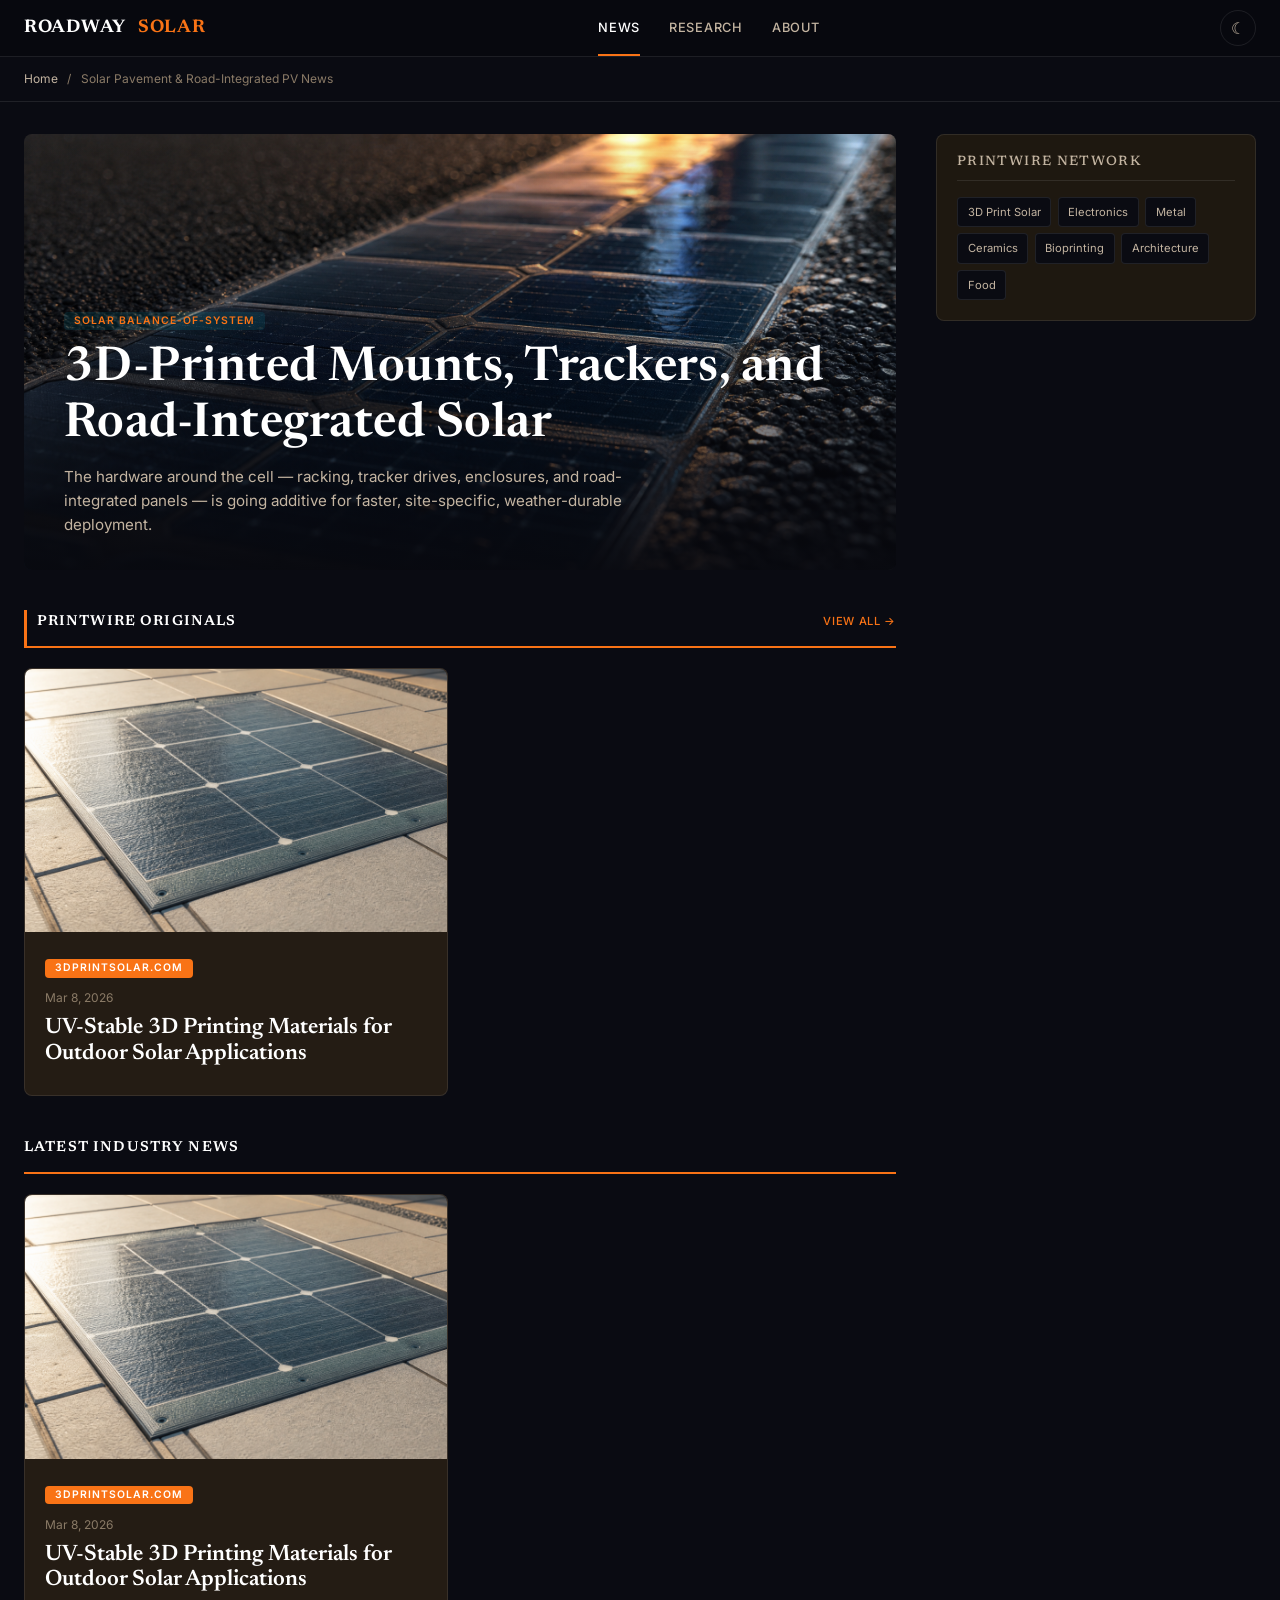
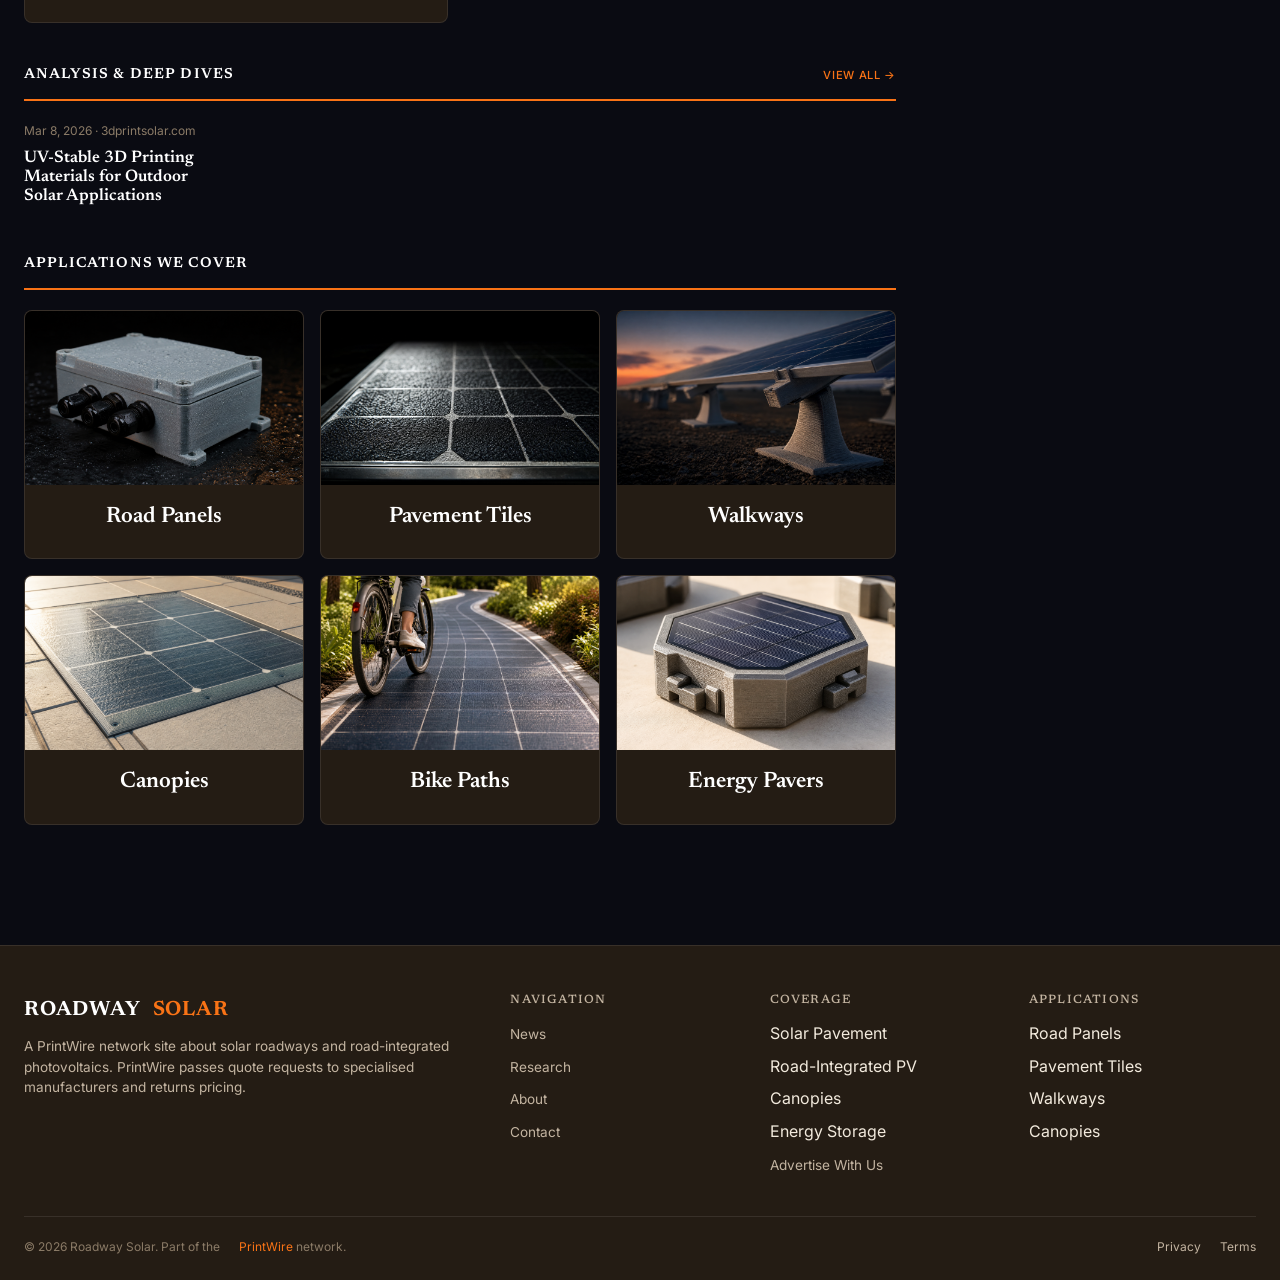
<file: static/index.html>
<!DOCTYPE html>
<html lang="en">
<head>
  <meta charset="UTF-8">
  <meta name="viewport" content="width=device-width, initial-scale=1.0">
  <meta name="description" content="Roadway Solar is a PrintWire network site about solar roadways and road-integrated photovoltaics. PrintWire passes quote requests to specialised manufacturers and returns pricing. PrintWire does not manufacture parts itself.">
  <title>Roadway Solar | Solar roadways and road-integrated photovoltaics</title>
  <link rel="preconnect" href="https://fonts.googleapis.com">
  <link rel="preconnect" href="https://fonts.gstatic.com" crossorigin>
  <link href="https://fonts.googleapis.com/css2?family=Newsreader:opsz,wght@6..72,500;6..72,600;6..72,700&family=Inter:wght@400;500;600&display=swap" rel="stylesheet">
  <link rel="stylesheet" href="css/editorial.css">
  <link rel="icon" type="image/svg+xml" href="/favicon.svg">
  <meta property="og:type" content="website">
  <meta property="og:title" content="Roadway Solar | Solar roadways and road-integrated photovoltaics">
  <meta property="og:description" content="Roadway Solar is a PrintWire network site about solar roadways and road-integrated photovoltaics. PrintWire passes quote requests to specialised manufacturers and returns pricing. PrintWire does not manufacture parts itself.">
  <meta property="og:image" content="https://roadwaysolar.com/images/rb01_hero_roadsolar.png">
  <meta property="og:url" content="https://roadwaysolar.com/">
  <meta name="twitter:card" content="summary_large_image">
  <meta name="twitter:image" content="https://roadwaysolar.com/images/rb01_hero_roadsolar.png">
</head>
<body>

<header class="ed-header">
  <div class="ed-header-inner">
    <a href="index.html" class="ed-logo">
      ROADWAY&nbsp;<span class="ed-logo-accent">SOLAR</span>
    </a>
    <button class="ed-nav-toggle" aria-label="Menu" onclick="document.querySelector('.ed-nav').classList.toggle('open')">&#9776;</button>
    <nav class="ed-nav">
      <a href="index.html" class="active">News</a>
      <a href="/articles/">Research</a>
      <a href="about.html">About</a>
    </nav>
    <button class="ed-theme-toggle" id="themeToggle" aria-label="Toggle light/dark mode" title="Toggle light/dark mode">&#9790;</button>
  </div>
</header>

<div class="ed-breadcrumbs">
  <a href="index.html">Home</a> <span>/</span> Solar Pavement &amp; Road-Integrated PV News
</div>

<div class="ed-layout">
  <div class="ed-main">

    <article class="ed-hero">
      <img src="images/rb01_hero_roadsolar.png" alt="Solar Balance-of-System">
      <div class="ed-hero-overlay"></div>
      <div class="ed-hero-content">
        <span class="ed-badge">Solar Balance-of-System</span>
        <h1>3D-Printed Mounts, Trackers, and Road-Integrated Solar</h1>
        <p class="ed-hero-excerpt">The hardware around the cell — racking, tracker drives, enclosures, and road-integrated panels — is going additive for faster, site-specific, weather-durable deployment.</p>
      </div>
    </article>


    <div class="ed-section-label" style="border-left:3px solid var(--accent);padding-left:0.6rem;">
      PrintWire Originals
      <a href="/articles/">View All &rarr;</a>
    </div>
    <div class="ed-card-grid" id="pwOriginals">
      <div style="grid-column:1/-1;text-align:center;padding:2rem;color:var(--text-faint);">Loading PrintWire articles…</div>
    </div>

    <div class="ed-section-label">
      Latest Industry News
      
    </div>
    <div class="ed-card-grid" id="newsGrid">
      <div style="grid-column: 1/-1; text-align:center; padding:2rem; color:var(--text-faint);">Loading latest news…</div>
    </div>

    <div class="ed-section-label">
      Analysis &amp; Deep Dives
      <a href="/articles/">View All &rarr;</a>
    </div>
    <div class="ed-list" id="pwDeepDives">
      <div style="padding:1.5rem;color:var(--text-faint);">Loading analysis…</div>
    </div>

    <div class="ed-section-label">
      Applications We Cover
    </div>
    <div class="ed-card-grid" style="grid-template-columns: repeat(3, 1fr); gap: 1rem; margin-bottom: 2.5rem;">
      <div class="ed-card" style="text-align:center;">
        <img class="ed-card-img" src="images/rb05_junction_box.png" alt="Road Panels">
        <div class="ed-card-body"><h3>Road Panels</h3></div>
      </div>
      <div class="ed-card" style="text-align:center;">
        <img class="ed-card-img" src="images/rb06_road_panel.png" alt="Pavement Tiles">
        <div class="ed-card-body"><h3>Pavement Tiles</h3></div>
      </div>
      <div class="ed-card" style="text-align:center;">
        <img class="ed-card-img" src="images/rb07_install_field.png" alt="Walkways">
        <div class="ed-card-body"><h3>Walkways</h3></div>
      </div>
      <div class="ed-card" style="text-align:center;">
        <img class="ed-card-img" src="images/r01_road_panel.png" alt="Canopies">
        <div class="ed-card-body"><h3>Canopies</h3></div>
      </div>
      <div class="ed-card" style="text-align:center;">
        <img class="ed-card-img" src="images/r06_bike_path.png" alt="Bike Paths">
        <div class="ed-card-body"><h3>Bike Paths</h3></div>
      </div>
      <div class="ed-card" style="text-align:center;">
        <img class="ed-card-img" src="images/r09_energy_paver.png" alt="Energy Pavers">
        <div class="ed-card-body"><h3>Energy Pavers</h3></div>
      </div>
    </div>


  </div>

  <aside class="ed-sidebar">





    <div class="ed-sidebar-block">
      <h4>PrintWire Network</h4>
      <div class="ed-network-links">
        <a href="https://3dprintsolar.com">3D Print Solar</a>
        <a href="https://3dprintcircuitry.com">Electronics</a>
        <a href="https://dmls3d.com">Metal</a>
        <a href="https://3dprintceramics.com">Ceramics</a>
        <a href="https://3dprinttissue.com">Bioprinting</a>
        <a href="https://3dprintarchitecture.com">Architecture</a>
        <a href="https://3dprintfood.com">Food</a>
      </div>
    </div>


  </aside>
</div>

<footer class="ed-footer">
  <div class="ed-footer-inner">
    <div class="ed-footer-brand">
      <div class="ed-logo" style="font-size:1.3rem; margin-bottom: 0.5rem;">ROADWAY&nbsp;<span class="ed-logo-accent">SOLAR</span></div>
      <p>A PrintWire network site about solar roadways and road-integrated photovoltaics. PrintWire passes quote requests to specialised manufacturers and returns pricing.</p>
    </div>
    <div>
      <h4>Navigation</h4>
      <ul>
        <li><a href="index.html">News</a></li>
        <li><a href="/articles/">Research</a></li>
        <li><a href="about.html">About</a></li>
        <li><a href="contact.html">Contact</a></li>
      </ul>
    </div>
    <div>
      <h4>Coverage</h4>
      <ul>
        <li>Solar Pavement</li>
        <li>Road-Integrated PV</li>
        <li>Canopies</li>
        <li>Energy Storage</li>
        <li><a href="advertise.html">Advertise With Us</a></li>
      </ul>
    </div>
    <div>
      <h4>Applications</h4>
      <ul>
        <li>Road Panels</li>
        <li>Pavement Tiles</li>
        <li>Walkways</li>
        <li>Canopies</li>
      </ul>
    </div>
  </div>
  <div class="ed-footer-bottom">
    <span>&copy; 2026 Roadway Solar. Part of the <a href="https://3dprint.space" style="color:var(--accent);">PrintWire</a> network.</span>
    <span>
      <a href="/privacy.html">Privacy</a>
      <a href="/terms.html">Terms</a>
    </span>
  </div>
</footer>

<script>
document.querySelector('.ed-nav-toggle')?.addEventListener('click', () => {
  document.querySelector('.ed-nav').classList.toggle('open');
});

(function() {
  const btn = document.getElementById('themeToggle');
  const root = document.documentElement;
  function setTheme(theme) {
    root.setAttribute('data-theme', theme);
    localStorage.setItem('ed-theme', theme);
    btn.innerHTML = theme === 'dark' ? '&#9790;' : '&#9728;';
    btn.title = theme === 'dark' ? 'Switch to light mode' : 'Switch to dark mode';
  }
  const saved = localStorage.getItem('ed-theme');
  setTheme(saved || 'dark');
  btn.addEventListener('click', () => {
    const current = root.getAttribute('data-theme') || 'light';
    setTheme(current === 'dark' ? 'light' : 'dark');
  });
})();

(function() {
  var grid = document.getElementById('newsGrid');
  var orig = document.getElementById('pwOriginals');

  var feeds = [
    { url: 'https://news.google.com/rss/search?q=solar+roadway+pavement+photovoltaic&hl=en-US&gl=US&ceid=US:en', name: 'Google News' },
    { url: 'https://news.google.com/rss/search?q=solar+road+panel+walkable+driveable&hl=en-US&gl=US&ceid=US:en', name: 'Google News' },
    { url: 'https://news.google.com/rss/search?q=road+integrated+photovoltaics+canopy&hl=en-US&gl=US&ceid=US:en', name: 'Google News' },
    { url: 'https://3dprintingindustry.com/feed/', name: '3DPI' }
  ];

    function bestImg(item){
    var raw = '';
    var html = item.content || item.description || '';
    var m = html.match(/<img[^>]+src=["']([^"'>]+)["']/i);
    if (m) raw = m[1];
    if (!raw) raw = (item.enclosure && item.enclosure.link) || item.thumbnail || '';
    if (!raw) return '';
    var full = raw.replace(/-\d{2,4}x\d{2,4}(?=\.(jpg|jpeg|png|webp|gif)(\?|$))/i, '');
    return 'https://wsrv.nl/?url=' + encodeURIComponent(full) + '&w=800&h=534&fit=cover&a=attention&output=jpg&q=82';
  }
  var api = 'https://api.rss2json.com/v1/api.json?rss_url=';
  var rss = [];
  var localArts = [];
  var loaded = 0;
  var total = feeds.length;
  var fallbackImgs = ['images/r01_road_panel.png','images/r02_hex_tile.png','images/r03_walkway.png','images/r04_led_marker.png','images/r05_parking_canopy.png','images/r06_bike_path.png','images/r07_antislip_pv.png','images/r08_road_install.png','images/r09_energy_paver.png'];

  function stripHtml(html) {
    var d = document.createElement('div'); d.innerHTML = html;
    return d.textContent || '';
  }
  function esc(s) {
    var d = document.createElement('div'); d.appendChild(document.createTextNode(s));
    return d.innerHTML;
  }
  function card(a, i) {
    var img = a.img || fallbackImgs[i % fallbackImgs.length];
    var fb = fallbackImgs[(i+1) % fallbackImgs.length];
    var open = a.local
      ? 'onclick="location.href=\'' + esc(a.link) + '\'"'
      : 'onclick="window.open(\'' + esc(a.link) + '\',\'_blank\',\'noopener\')"';
    var linkAttrs = a.local ? 'href="' + esc(a.link) + '"'
      : 'href="' + esc(a.link) + '" target="_blank" rel="noopener"';
    var badge = a.local
      ? '<span class="ed-badge" style="background:var(--accent);color:#fff;">' + esc(a.source) + '</span>'
      : '<span class="ed-badge">' + esc(a.source) + '</span>';
    return '<article class="ed-card" style="cursor:pointer" ' + open + '>' +
      '<img class="ed-card-img" src="' + esc(img) + '" alt="" loading="lazy" onerror="this.onerror=null;this.src=\'' + fb + '\'">' +
      '<div class="ed-card-body">' + badge +
        '<div class="ed-card-meta">' + esc(a.dateStr || '') + '</div>' +
        '<h3><a ' + linkAttrs + ' onclick="event.stopPropagation()">' + esc(a.title) + '</a></h3>' +
        '<p class="ed-card-excerpt">' + esc(a.desc) + '</p>' +
      '</div></article>';
  }

  var localReady = fetch('network.json', { cache: 'no-store' })
    .then(function(r){ return r.ok ? r.json() : []; })
    .then(function(items){
      (items || []).forEach(function(it, i){
        localArts.push({ title: it.title, link: it.url, desc: it.summary || '',
          date: it.iso, dateStr: it.date, source: (it.origin || 'PrintWire'), local: true,
          img: it.img || fallbackImgs[i % fallbackImgs.length] });
      });
      if (orig) {
        orig.innerHTML = localArts.length
          ? localArts.slice(0, 6).map(card).join('')
          : '<div style="grid-column:1/-1;padding:1.5rem;color:var(--text-faint);">New PrintWire articles will appear here as they publish.</div>';
      }
    })
    .catch(function(){ if (orig) orig.innerHTML = ''; });

  var timeout = setTimeout(finish, 8000);
  feeds.forEach(function(feed) {
    fetch(api + encodeURIComponent(feed.url))
      .then(function(r){ return r.json(); })
      .then(function(data){
        if (data.status === 'ok' && data.items) {
          data.items.forEach(function(item){
            rss.push({ title: item.title, link: item.link,
              desc: stripHtml(item.description).substring(0,140) + '…',
              date: item.pubDate, source: feed.name, local: false,
              img: bestImg(item) });
          });
        }
      })
      .catch(function(){})
      .then(function(){ loaded++; if (loaded === total) { clearTimeout(timeout); finish(); } });
  });

  var done = false;
  function finish(){ if (done) return; done = true; localReady.then(render); }
  function render(){
    if (!grid) return;
    var merged = localArts.concat(rss);
    merged.forEach(function(a){ if (!a.dateStr && a.date) a.dateStr = new Date(a.date).toLocaleDateString('en-US',{year:'numeric',month:'short',day:'numeric'}); });
    merged.sort(function(a,b){ return new Date(b.date) - new Date(a.date); });
    var top = merged.slice(0, 8);
    grid.innerHTML = top.length
      ? top.map(card).join('')
      : '<div style="grid-column:1/-1;text-align:center;padding:2rem;color:var(--text-faint);">Unable to load news.</div>';
  }
})();

// -- Analysis & Deep Dives: PrintWire catalog in list format --
(function(){
  var box = document.getElementById('pwDeepDives');
  if (!box) return;
  function esc(s){var d=document.createElement('div');d.appendChild(document.createTextNode(s==null?'':s));return d.innerHTML;}
  var empty = '<div style="padding:1.5rem;color:var(--text-faint);">In-depth analysis and deep dives are on the way — check back soon.</div>';
  fetch('network.json',{cache:'no-store'})
    .then(function(r){ return r.ok ? r.json() : []; })
    .then(function(items){
      items = (items || []).slice();
      items.sort(function(a,b){ return (b.iso||'').localeCompare(a.iso||''); });
      if (!items.length){ box.innerHTML = empty; return; }
      box.innerHTML = items.slice(0,8).map(function(a){
        var img = a.img ? '<img src="'+esc(a.img)+'" alt="" loading="lazy">' : '';
        var meta = esc(a.date||'') + (a.origin ? ' · '+esc(a.origin) : '');
        return '<article class="ed-list-item">'+img+'<div>'+
          '<div class="ed-card-meta">'+meta+'</div>'+
          '<h3><a href="'+esc(a.url)+'">'+esc(a.title)+'</a></h3>'+
          '<p class="ed-card-excerpt">'+esc(a.summary||'')+'</p>'+
          '</div></article>';
      }).join('');
    })
    .catch(function(){ box.innerHTML = empty; });
})();
</script>
</body>
</html>
</file>
<file: static/css/editorial.css>
/* ============================================
   3dprintmetal.com — Editorial Layout
   Inspired by 3dnatives.com, modernized
   ============================================ */

/* ── Shared Tokens ───────────────────────────── */
:root {
  --accent: #00a8cc;
  --accent-dark: #008fad;
  --accent-dim: rgba(0,168,204,0.12);
  --red: #e53e3e;
  --radius: 8px;
  --radius-sm: 4px;
  --font-display: 'Oswald', sans-serif;
  --font-body: 'Inter', sans-serif;
  --transition: 0.25s cubic-bezier(0.4,0,0.2,1);
}

/* ── Dark Mode (default) ─────────────────────── */
:root, [data-theme="dark"] {
  --bg: #08090f;
  --bg-surface: #0e1019;
  --bg-card: #141620;
  --bg-card-hover: #1a1d2e;
  --bg-sidebar: #0f1118;
  --text: #e2e4e8;
  --text-dim: #8a8f9d;
  --text-faint: #555a68;
  --heading: #ffffff;
  --border: rgba(255,255,255,0.06);
  --border-accent: rgba(0,168,204,0.2);
  --shadow: 0 1px 3px rgba(0,0,0,0.4);
  --shadow-hover: 0 8px 24px rgba(0,0,0,0.5);
  --header-bg: rgba(8,9,15,0.92);
  --badge-bg: rgba(0,168,204,0.12);
  --input-bg: #0a0b12;
}

/* ── Light Mode ──────────────────────────────── */
[data-theme="light"] {
  --accent: #0077a8;
  --accent-dark: #005f85;
  --accent-dim: rgba(0,119,168,0.08);
  --bg: #f5f6f8;
  --bg-surface: #ffffff;
  --bg-card: #ffffff;
  --bg-card-hover: #f0f1f3;
  --bg-sidebar: #fafbfc;
  --text: #2d3748;
  --text-dim: #5a6577;
  --text-faint: #8e96a4;
  --heading: #1a202c;
  --border: rgba(0,0,0,0.08);
  --border-accent: rgba(0,119,168,0.2);
  --shadow: 0 1px 3px rgba(0,0,0,0.06);
  --shadow-hover: 0 8px 24px rgba(0,0,0,0.1);
  --header-bg: rgba(255,255,255,0.95);
  --badge-bg: rgba(0,119,168,0.08);
  --input-bg: #f0f1f3;
}

/* System preference when no manual choice */
@media (prefers-color-scheme: light) {
  :root:not([data-theme]) {
    --accent: #0077a8;
    --accent-dark: #005f85;
    --accent-dim: rgba(0,119,168,0.08);
    --bg: #f5f6f8;
    --bg-surface: #ffffff;
    --bg-card: #ffffff;
    --bg-card-hover: #f0f1f3;
    --bg-sidebar: #fafbfc;
    --text: #2d3748;
    --text-dim: #5a6577;
    --text-faint: #8e96a4;
    --heading: #1a202c;
    --border: rgba(0,0,0,0.08);
    --border-accent: rgba(0,119,168,0.2);
    --shadow: 0 1px 3px rgba(0,0,0,0.06);
    --shadow-hover: 0 8px 24px rgba(0,0,0,0.1);
    --header-bg: rgba(255,255,255,0.95);
    --badge-bg: rgba(0,119,168,0.08);
    --input-bg: #f0f1f3;
  }
}

/* ── Reset ───────────────────────────────────── */
*,*::before,*::after { margin:0;padding:0;box-sizing:border-box; }
html { scroll-behavior:smooth; font-size:16px; }
body {
  font-family: var(--font-body);
  color: var(--text);
  background: var(--input-bg);
  line-height: 1.65;
  -webkit-font-smoothing: antialiased;
  overflow-x: hidden;
}
a { color: inherit; text-decoration: none; }
img { max-width: 100%; display: block; }

/* ── Typography ──────────────────────────────── */
h1,h2,h3,h4 { font-family: var(--font-display); font-weight: 600; line-height: 1.15; color: var(--heading); }
h1 { font-size: clamp(2rem, 5vw, 3rem); letter-spacing: 0.01em; }
h2 { font-size: clamp(1.5rem, 3.5vw, 2.2rem); }
h3 { font-size: clamp(1.1rem, 2vw, 1.4rem); }
h4 { font-size: 0.85rem; text-transform: uppercase; letter-spacing: 0.1em; color: var(--text-dim); font-weight: 500; }

/* ── Header ──────────────────────────────────── */
.ed-header {
  position: sticky; top: 0; z-index: 100;
  background: var(--header-bg);
  backdrop-filter: blur(16px);
  border-bottom: 1px solid var(--border);
}
.ed-header-inner {
  max-width: 1280px;
  margin: 0 auto;
  display: flex;
  align-items: center;
  justify-content: space-between;
  padding: 0 1.5rem;
  height: 56px;
}
.ed-logo {
  font-family: var(--font-display);
  font-size: 1.15rem;
  font-weight: 700;
  color: var(--heading);
  letter-spacing: 0.04em;
  display: flex; align-items: center; gap: 0.5rem;
}
.ed-logo-accent { color: var(--accent); }
.ed-nav { display: flex; gap: 0; align-items: center; }
.ed-nav a {
  padding: 0 0.9rem;
  font-size: 0.8rem;
  font-weight: 500;
  color: var(--text-dim);
  text-transform: uppercase;
  letter-spacing: 0.06em;
  transition: color var(--transition);
  line-height: 56px;
  position: relative;
}
.ed-nav a:hover, .ed-nav a.active { color: var(--heading); }
.ed-nav a.active::after {
  content: ''; position: absolute; bottom: 0; left: 0.9rem; right: 0.9rem;
  height: 2px; background: var(--accent);
}
.ed-nav-toggle {
  display: none; background: none; border: none; color: var(--text);
  font-size: 1.5rem; cursor: pointer; padding: 0.5rem;
}

/* Theme toggle */
.ed-theme-toggle {
  background: none; border: 1px solid var(--border);
  color: var(--text-dim); cursor: pointer;
  width: 36px; height: 36px;
  border-radius: 50%;
  display: flex; align-items: center; justify-content: center;
  font-size: 1rem;
  transition: all var(--transition);
  margin-left: 0.5rem;
  flex-shrink: 0;
}
.ed-theme-toggle:hover { border-color: var(--accent); color: var(--accent); }

/* ── Breadcrumbs ─────────────────────────────── */
.ed-breadcrumbs {
  max-width: 1280px; margin: 0 auto;
  padding: 0.75rem 1.5rem;
  font-size: 0.75rem;
  color: var(--text-faint);
  border-bottom: 1px solid var(--border);
}
.ed-breadcrumbs a { color: var(--text-dim); transition: color var(--transition); }
.ed-breadcrumbs a:hover { color: var(--accent); }
.ed-breadcrumbs span { margin: 0 0.4rem; }

/* ── Layout ──────────────────────────────────── */
.ed-layout {
  max-width: 1280px;
  margin: 0 auto;
  display: grid;
  grid-template-columns: 1fr 320px;
  gap: 2.5rem;
  padding: 2rem 1.5rem;
  align-items: start;
}
.ed-main { min-width: 0; }
.ed-sidebar { position: sticky; top: 72px; }

/* ── Hero / Featured Story ───────────────────── */
.ed-hero {
  margin-bottom: 2.5rem;
  position: relative;
  border-radius: var(--radius);
  overflow: hidden;
  background: var(--bg-card);
}
.ed-hero img {
  width: 100%;
  aspect-ratio: 16/8;
  object-fit: cover;
  display: block;
}
.ed-hero-overlay {
  position: absolute; inset: 0;
  background: linear-gradient(0deg, rgba(8,9,15,0.95) 0%, rgba(8,9,15,0.3) 50%, transparent 100%);
}
[data-theme="light"] .ed-hero-overlay {
  background: linear-gradient(0deg, rgba(245,246,248,0.97) 0%, rgba(245,246,248,0.4) 50%, transparent 100%);
}
.ed-hero-content {
  position: absolute;
  bottom: 0; left: 0; right: 0;
  padding: 2rem 2.5rem;
}
.ed-hero .ed-badge { margin-bottom: 0.75rem; }
.ed-hero h1 { margin-bottom: 0.5rem; }
.ed-hero h1 a { color: var(--heading); transition: color var(--transition); }
.ed-hero h1 a:hover { color: var(--accent); }
.ed-hero-meta {
  font-size: 0.8rem;
  color: var(--text-dim);
  display: flex; gap: 1rem; align-items: center;
}
.ed-hero-excerpt {
  margin-top: 0.75rem;
  font-size: 0.95rem;
  color: var(--text-dim);
  line-height: 1.6;
  max-width: 600px;
}

/* ── Badge / Tag ─────────────────────────────── */
.ed-badge {
  display: inline-block;
  font-size: 0.65rem;
  font-weight: 600;
  text-transform: uppercase;
  letter-spacing: 0.1em;
  padding: 0.25rem 0.6rem;
  border-radius: var(--radius-sm);
  background: var(--badge-bg);
  color: var(--accent);
  line-height: 1;
}
.ed-badge.red { background: rgba(255,68,68,0.12); color: var(--red); }

/* ── Section Label ───────────────────────────── */
.ed-section-label {
  font-family: var(--font-display);
  font-size: 0.9rem;
  font-weight: 600;
  text-transform: uppercase;
  letter-spacing: 0.08em;
  color: var(--heading);
  margin-bottom: 1.25rem;
  padding-bottom: 0.75rem;
  border-bottom: 2px solid var(--accent);
  display: flex;
  align-items: center;
  justify-content: space-between;
}
.ed-section-label a {
  font-family: var(--font-body);
  font-size: 0.7rem;
  font-weight: 500;
  color: var(--accent);
  text-transform: uppercase;
  letter-spacing: 0.06em;
}

/* ── Article Cards ───────────────────────────── */
.ed-card-grid {
  display: grid;
  grid-template-columns: repeat(2, 1fr);
  gap: 1.5rem;
  margin-bottom: 2.5rem;
}
.ed-card {
  background: var(--bg-card);
  border-radius: var(--radius);
  overflow: hidden;
  border: 1px solid var(--border);
  transition: transform var(--transition), box-shadow var(--transition), border-color var(--transition);
}
.ed-card:hover {
  transform: translateY(-2px);
  box-shadow: var(--shadow-hover);
  border-color: var(--border-accent);
}
.ed-card-img {
  aspect-ratio: 16/10;
  object-fit: cover;
  width: 100%;
}
.ed-card-body { padding: 1.25rem; }
.ed-card-body .ed-badge { margin-bottom: 0.65rem; }
.ed-card-body h3 { margin-bottom: 0.5rem; }
.ed-card-body h3 a { color: var(--heading); transition: color var(--transition); }
.ed-card-body h3 a:hover { color: var(--accent); }
.ed-card-meta {
  font-size: 0.75rem;
  color: var(--text-faint);
  margin-bottom: 0.5rem;
}
.ed-card-excerpt {
  font-size: 0.85rem;
  color: var(--text-dim);
  line-height: 1.55;
  display: -webkit-box;
  -webkit-line-clamp: 3;
  -webkit-box-orient: vertical;
  overflow: hidden;
}

/* ── Article List (compact) ──────────────────── */
.ed-list { display: flex; flex-direction: column; gap: 1.25rem; margin-bottom: 2.5rem; }
.ed-list-item {
  display: grid;
  grid-template-columns: 200px 1fr;
  gap: 1rem;
  padding-bottom: 1.25rem;
  border-bottom: 1px solid var(--border);
  align-items: start;
}
.ed-list-item:last-child { border-bottom: none; padding-bottom: 0; }
.ed-list-item img {
  aspect-ratio: 16/10;
  object-fit: cover;
  border-radius: var(--radius-sm);
  width: 100%;
}
.ed-list-item h3 { font-size: 1.05rem; margin-bottom: 0.35rem; }
.ed-list-item h3 a { color: var(--heading); transition: color var(--transition); }
.ed-list-item h3 a:hover { color: var(--accent); }

/* ── Sidebar ─────────────────────────────────── */
.ed-sidebar-block {
  background: var(--bg-sidebar);
  border: 1px solid var(--border);
  border-radius: var(--radius);
  padding: 1.25rem;
  margin-bottom: 1.5rem;
}
.ed-sidebar-block h4 {
  margin-bottom: 1rem;
  padding-bottom: 0.6rem;
  border-bottom: 1px solid var(--border);
}

/* Newsletter widget */
.ed-newsletter p { font-size: 0.85rem; color: var(--text-dim); margin-bottom: 1rem; line-height: 1.5; }
.ed-newsletter input[type="email"] {
  width: 100%;
  padding: 0.65rem 0.85rem;
  background: var(--input-bg);
  border: 1px solid var(--border);
  border-radius: var(--radius-sm);
  color: var(--text);
  font-size: 0.85rem;
  margin-bottom: 0.5rem;
  transition: border-color var(--transition);
}
.ed-newsletter input[type="email"]:focus { outline: none; border-color: var(--accent); }
.ed-newsletter button {
  width: 100%;
  padding: 0.65rem;
  background: var(--accent);
  border: none;
  border-radius: var(--radius-sm);
  color: #000;
  font-weight: 600;
  font-size: 0.8rem;
  cursor: pointer;
  transition: background var(--transition);
}
.ed-newsletter button:hover { background: var(--accent-dark); }

/* Popular posts widget */
.ed-popular-item {
  display: flex;
  gap: 0.75rem;
  padding: 0.65rem 0;
  border-bottom: 1px solid var(--border);
  align-items: start;
}
.ed-popular-item:last-child { border-bottom: none; }
.ed-popular-num {
  font-family: var(--font-display);
  font-size: 1.5rem;
  font-weight: 700;
  color: var(--accent-dim);
  line-height: 1;
  min-width: 1.8rem;
  color: rgba(0,217,255,0.3);
}
.ed-popular-item h3 { font-size: 0.85rem; font-weight: 500; line-height: 1.35; }
.ed-popular-item h3 a { color: var(--text); }
.ed-popular-item h3 a:hover { color: var(--accent); }
.ed-popular-meta { font-size: 0.7rem; color: var(--text-faint); margin-top: 0.2rem; }

/* Network links widget */
.ed-network-links { display: flex; flex-wrap: wrap; gap: 0.4rem; }
.ed-network-links a {
  font-size: 0.7rem;
  padding: 0.3rem 0.6rem;
  background: var(--input-bg);
  border: 1px solid var(--border);
  border-radius: var(--radius-sm);
  color: var(--text-dim);
  transition: all var(--transition);
}
.ed-network-links a:hover { border-color: var(--accent); color: var(--accent); }

/* ── Load More ───────────────────────────────── */
.ed-load-more {
  text-align: center;
  margin: 2rem 0;
}
.ed-load-more button {
  padding: 0.75rem 2.5rem;
  background: transparent;
  border: 1px solid var(--border);
  border-radius: var(--radius-sm);
  color: var(--text-dim);
  font-size: 0.8rem;
  font-weight: 500;
  cursor: pointer;
  letter-spacing: 0.04em;
  transition: all var(--transition);
}
.ed-load-more button:hover {
  border-color: var(--accent);
  color: var(--accent);
}

/* ── Stats Bar ───────────────────────────────── */
.ed-stats {
  display: grid;
  grid-template-columns: repeat(4, 1fr);
  gap: 1px;
  background: var(--border);
  border: 1px solid var(--border);
  border-radius: var(--radius);
  overflow: hidden;
  margin-bottom: 2.5rem;
}
.ed-stat {
  background: var(--bg-card);
  padding: 1.25rem;
  text-align: center;
}
.ed-stat-value {
  font-family: var(--font-display);
  font-size: 1.5rem;
  font-weight: 600;
  color: var(--accent);
}
.ed-stat-label {
  font-size: 0.7rem;
  text-transform: uppercase;
  letter-spacing: 0.08em;
  color: var(--text-faint);
  margin-top: 0.25rem;
}

/* ── Page Hero (inner pages) ─────────────────── */
.ed-page-hero {
  position: relative;
  border-radius: var(--radius);
  overflow: hidden;
  margin-bottom: 2.5rem;
  background: var(--bg-card);
}
.ed-page-hero img {
  width: 100%; aspect-ratio: 16/6; object-fit: cover;
}
.ed-page-hero-overlay {
  position: absolute; inset: 0;
  background: linear-gradient(0deg, rgba(8,9,15,0.9) 0%, rgba(8,9,15,0.4) 60%, transparent 100%);
}
[data-theme="light"] .ed-page-hero-overlay {
  background: linear-gradient(0deg, rgba(245,246,248,0.95) 0%, rgba(245,246,248,0.5) 60%, transparent 100%);
}
.ed-page-hero-content {
  position: absolute; bottom: 0; left: 0; right: 0;
  padding: 2rem 2.5rem;
}
.ed-page-hero h1 { margin-bottom: 0.5rem; }
.ed-page-hero p { color: var(--text-dim); font-size: 1rem; max-width: 600px; }

/* ── Content Sections ────────────────────────── */
.ed-content { max-width: 1280px; margin: 0 auto; padding: 0 1.5rem; }
.ed-content-narrow { max-width: 860px; margin: 0 auto; padding: 0 1.5rem; }
.ed-section { margin-bottom: 3rem; }
.ed-section p { color: var(--text-dim); line-height: 1.75; margin-bottom: 1rem; font-size: 0.95rem; }
.ed-section p:last-child { margin-bottom: 0; }

/* Two-column content block */
.ed-two-col {
  display: grid;
  grid-template-columns: 1fr 1fr;
  gap: 2.5rem;
  align-items: start;
  margin-bottom: 2.5rem;
}
.ed-two-col img { border-radius: var(--radius); width: 100%; }

/* Content cards (mission, values, etc.) */
.ed-content-card {
  background: var(--bg-card);
  border: 1px solid var(--border);
  border-radius: var(--radius);
  padding: 1.75rem;
  transition: border-color var(--transition);
}
.ed-content-card:hover { border-color: var(--border-accent); }
.ed-content-card h3 { margin-bottom: 0.75rem; font-size: 1.15rem; }
.ed-content-card p { margin-bottom: 0; }
.ed-content-card .ed-icon {
  font-size: 1.5rem; margin-bottom: 0.75rem; display: block;
}
.ed-grid-2 { display: grid; grid-template-columns: 1fr 1fr; gap: 1.5rem; margin-bottom: 2.5rem; }
.ed-grid-3 { display: grid; grid-template-columns: repeat(3, 1fr); gap: 1.5rem; margin-bottom: 2.5rem; }
.ed-grid-4 { display: grid; grid-template-columns: repeat(4, 1fr); gap: 1.25rem; margin-bottom: 2.5rem; }

/* Service detail cards */
.ed-service-detail {
  display: grid;
  grid-template-columns: 280px 1fr;
  gap: 1.5rem;
  background: var(--bg-card);
  border: 1px solid var(--border);
  border-radius: var(--radius);
  overflow: hidden;
  margin-bottom: 1.25rem;
  transition: border-color var(--transition);
}
.ed-service-detail:hover { border-color: var(--border-accent); }
.ed-service-detail img { width: 100%; height: 100%; object-fit: cover; }
.ed-service-detail-body { padding: 1.5rem 1.5rem 1.5rem 0; }
.ed-service-detail-body h3 { margin-bottom: 0.5rem; }

/* Timeline */
.ed-timeline { position: relative; padding-left: 2.5rem; margin-bottom: 2.5rem; }
.ed-timeline::before {
  content: ''; position: absolute; left: 0.75rem; top: 0; bottom: 0;
  width: 2px; background: var(--border);
}
.ed-timeline-step {
  position: relative; margin-bottom: 2rem; padding-bottom: 0;
}
.ed-timeline-step:last-child { margin-bottom: 0; }
.ed-timeline-num {
  position: absolute; left: -2.5rem; top: 0;
  width: 1.5rem; height: 1.5rem;
  background: var(--accent);
  color: #000;
  border-radius: 50%;
  font-size: 0.7rem;
  font-weight: 700;
  display: flex; align-items: center; justify-content: center;
}
.ed-timeline-step h3 { font-size: 1.05rem; margin-bottom: 0.35rem; }

/* Forms */
.ed-form { max-width: 100%; }
.ed-form-group { margin-bottom: 1rem; }
.ed-form-group label {
  display: block; font-size: 0.8rem; font-weight: 500;
  color: var(--text-dim); margin-bottom: 0.35rem;
}
.ed-form-group .required { color: var(--red); }
.ed-form-group input, .ed-form-group textarea, .ed-form-group select {
  width: 100%;
  padding: 0.7rem 0.9rem;
  background: var(--input-bg);
  border: 1px solid var(--border);
  border-radius: var(--radius-sm);
  color: var(--text);
  font-family: var(--font-body);
  font-size: 0.9rem;
  transition: border-color var(--transition);
}
.ed-form-group input:focus, .ed-form-group textarea:focus, .ed-form-group select:focus {
  outline: none; border-color: var(--accent);
}
.ed-form-group textarea { resize: vertical; }
.ed-form-submit {
  padding: 0.75rem 2rem;
  background: var(--accent);
  border: none;
  border-radius: var(--radius-sm);
  color: #000;
  font-weight: 600;
  font-size: 0.9rem;
  cursor: pointer;
  transition: background var(--transition);
}
.ed-form-submit:hover { background: var(--accent-dark); }

/* CTA Banner */
.ed-cta-banner {
  background: var(--bg-card);
  border: 1px solid var(--border-accent);
  border-radius: var(--radius);
  padding: 2.5rem;
  text-align: center;
  margin-bottom: 2.5rem;
}
.ed-cta-banner h2 { margin-bottom: 0.5rem; }
.ed-cta-banner p { color: var(--text-dim); margin-bottom: 1.25rem; max-width: 500px; margin-left: auto; margin-right: auto; }
.ed-cta-banner a {
  display: inline-block;
  padding: 0.75rem 2rem;
  background: var(--accent);
  color: #000;
  font-weight: 600;
  border-radius: var(--radius-sm);
  transition: background var(--transition);
}
.ed-cta-banner a:hover { background: var(--accent-dark); }

/* Package cards (advertise) */
.ed-package {
  background: var(--bg-card);
  border: 1px solid var(--border);
  border-radius: var(--radius);
  padding: 1.75rem;
  transition: border-color var(--transition);
}
.ed-package:hover { border-color: var(--border-accent); }
.ed-package h3 { margin-bottom: 0.5rem; }
.ed-package .ed-price {
  font-family: var(--font-display);
  font-size: 1.8rem; font-weight: 600;
  color: var(--accent); margin-bottom: 1rem;
}
.ed-package .ed-price span { font-size: 0.9rem; color: var(--text-faint); }
.ed-package ul {
  list-style: none; padding: 0;
}
.ed-package li {
  font-size: 0.85rem; color: var(--text-dim);
  padding: 0.4rem 0;
  border-bottom: 1px solid var(--border);
  padding-left: 1.2rem;
  position: relative;
}
.ed-package li:last-child { border-bottom: none; }
.ed-package li::before {
  content: '\2713'; position: absolute; left: 0;
  color: var(--accent); font-size: 0.75rem;
}

/* Contact info cards */
.ed-info-card {
  display: flex; gap: 1rem; align-items: start;
  padding: 1rem;
  background: var(--bg-card);
  border: 1px solid var(--border);
  border-radius: var(--radius);
}
.ed-info-card .ed-icon { font-size: 1.5rem; flex-shrink: 0; }
.ed-info-card h4 { font-size: 0.8rem; margin-bottom: 0.25rem; }
.ed-info-card p { font-size: 0.85rem; color: var(--text-dim); margin: 0; }

/* Materials list */
.ed-materials-list { list-style: none; padding: 0; }
.ed-materials-list li {
  padding: 0.5rem 0;
  border-bottom: 1px solid var(--border);
  font-size: 0.9rem;
  color: var(--text-dim);
  padding-left: 1.2rem;
  position: relative;
}
.ed-materials-list li::before {
  content: ''; position: absolute; left: 0; top: 50%;
  width: 6px; height: 6px; border-radius: 50%;
  background: var(--accent); transform: translateY(-50%);
}

@media (max-width: 768px) {
  .ed-two-col { grid-template-columns: 1fr; }
  .ed-grid-2, .ed-grid-3, .ed-grid-4 { grid-template-columns: 1fr; }
  .ed-service-detail { grid-template-columns: 1fr; }
  .ed-service-detail img { aspect-ratio: 16/9; }
  .ed-service-detail-body { padding: 1.25rem; }
  .ed-page-hero-content { padding: 1.5rem; }
}

/* ── Footer ──────────────────────────────────── */
.ed-footer {
  background: var(--bg-surface);
  border-top: 1px solid var(--border);
  padding: 3rem 1.5rem 1.5rem;
  margin-top: 3rem;
}
.ed-footer-inner {
  max-width: 1280px;
  margin: 0 auto;
  display: grid;
  grid-template-columns: 2fr 1fr 1fr 1fr;
  gap: 2rem;
}
.ed-footer-brand p { font-size: 0.85rem; color: var(--text-dim); margin-top: 0.5rem; line-height: 1.5; }
.ed-footer h4 { font-size: 0.75rem; margin-bottom: 0.75rem; }
.ed-footer ul { list-style: none; }
.ed-footer li { margin-bottom: 0.4rem; }
.ed-footer li a { font-size: 0.85rem; color: var(--text-dim); transition: color var(--transition); }
.ed-footer li a:hover { color: var(--accent); }
.ed-footer-bottom {
  max-width: 1280px;
  margin: 2rem auto 0;
  padding-top: 1.25rem;
  border-top: 1px solid var(--border);
  font-size: 0.75rem;
  color: var(--text-faint);
  display: flex;
  justify-content: space-between;
  align-items: center;
}
.ed-footer-bottom a { color: var(--text-dim); margin-left: 1rem; }
.ed-footer-bottom a:hover { color: var(--accent); }

/* ── Responsive ──────────────────────────────── */
@media (max-width: 1024px) {
  .ed-layout { grid-template-columns: 1fr; }
  .ed-sidebar { position: static; }
}
@media (max-width: 768px) {
  .ed-card-grid { grid-template-columns: 1fr; }
  .ed-list-item { grid-template-columns: 140px 1fr; }
  .ed-hero-content { padding: 1.5rem; }
  .ed-hero h1 { font-size: 1.5rem; }
  .ed-footer-inner { grid-template-columns: 1fr 1fr; }
  .ed-stats { grid-template-columns: repeat(2, 1fr); }
  .ed-nav { display: none; }
  .ed-nav.open { display: flex; flex-direction: column; position: absolute; top: 56px; left: 0; right: 0; background: var(--bg); border-bottom: 1px solid var(--border); padding: 0.5rem 0; }
  .ed-nav.open a { line-height: 2.5; padding: 0 1.5rem; }
  .ed-nav-toggle { display: block; }
}
@media (max-width: 480px) {
  .ed-list-item { grid-template-columns: 1fr; }
  .ed-list-item img { aspect-ratio: 16/9; }
  .ed-footer-inner { grid-template-columns: 1fr; }
  .ed-hero-excerpt { display: none; }
}

/* ── Daylight scheme (energy-solar): warm light default + dark toggle, SOLAR-ORANGE accent ── */
:root { --font-display: 'Newsreader', Georgia, serif; --font-body: 'Inter', sans-serif; }
:root, [data-theme="light"] {
  --accent: #E8590C; --accent-dark: #C2410C; --accent-dim: rgba(232,89,12,0.10);
  --bg: #FBF7EF; --bg-surface: #FFFFFF; --bg-card: #FFFFFF; --bg-card-hover: #FBF3E8;
  --bg-sidebar: #FDFBF6; --text: #2A2118; --text-dim: #6B5F52; --text-faint: #9C8E7D;
  --heading: #1C1710; --border: rgba(42,33,24,0.10); --border-accent: rgba(232,89,12,0.28);
}
[data-theme="dark"] {
  --accent: #F97316; --accent-dark: #EA580C; --accent-dim: rgba(249,115,22,0.16);
  --bg: #1A1510; --bg-surface: #241C14; --bg-card: #241C14; --bg-card-hover: #2E241A;
  --bg-sidebar: #1E1810; --text: #F2EADD; --text-dim: #C3B4A1; --text-faint: #8B7B67;
  --heading: #FFFFFF; --border: rgba(255,255,255,0.09); --border-accent: rgba(249,115,22,0.30);
}
@media (prefers-color-scheme: dark) { :root:not([data-theme]) {
  --accent: #F97316; --accent-dark: #EA580C; --bg: #1A1510; --bg-surface: #241C14;
  --bg-card: #241C14; --text: #F2EADD; --text-dim: #C3B4A1; --heading: #FFFFFF; --border: rgba(255,255,255,0.09);
} }
</file>
